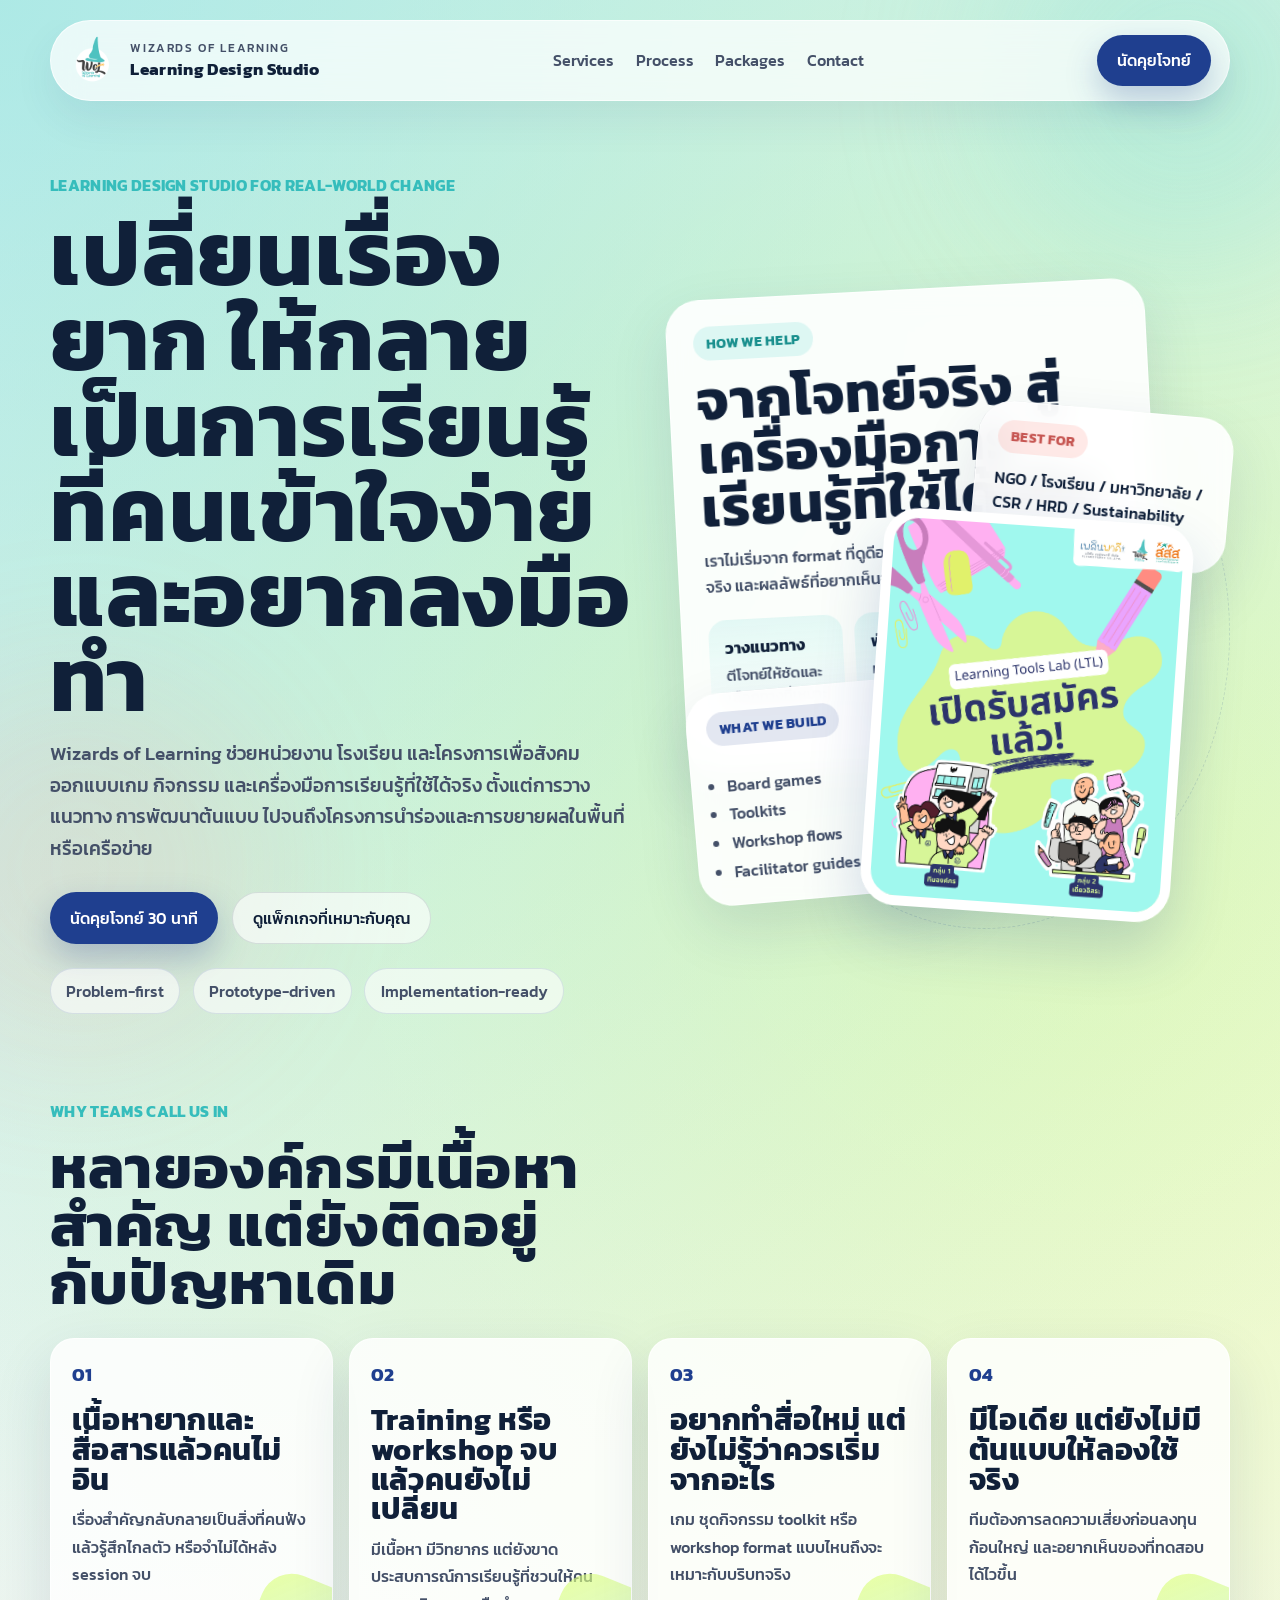
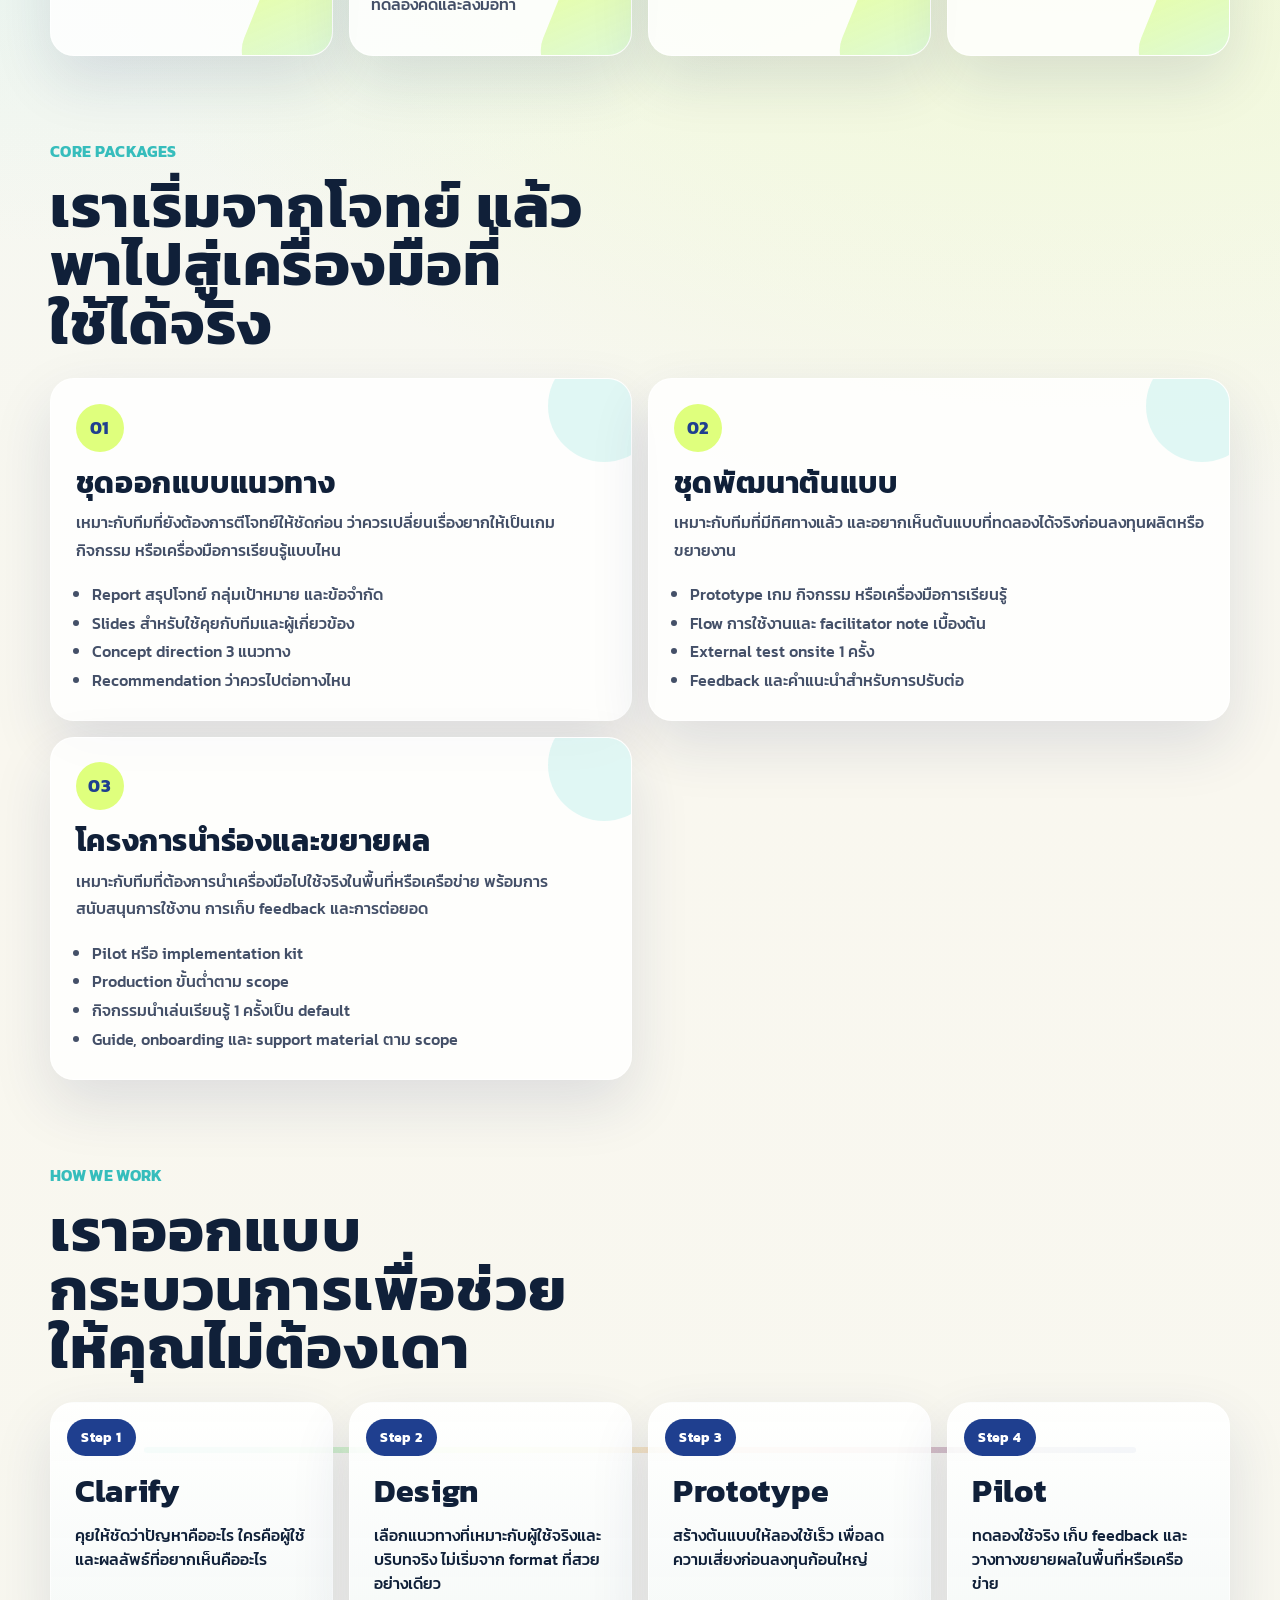
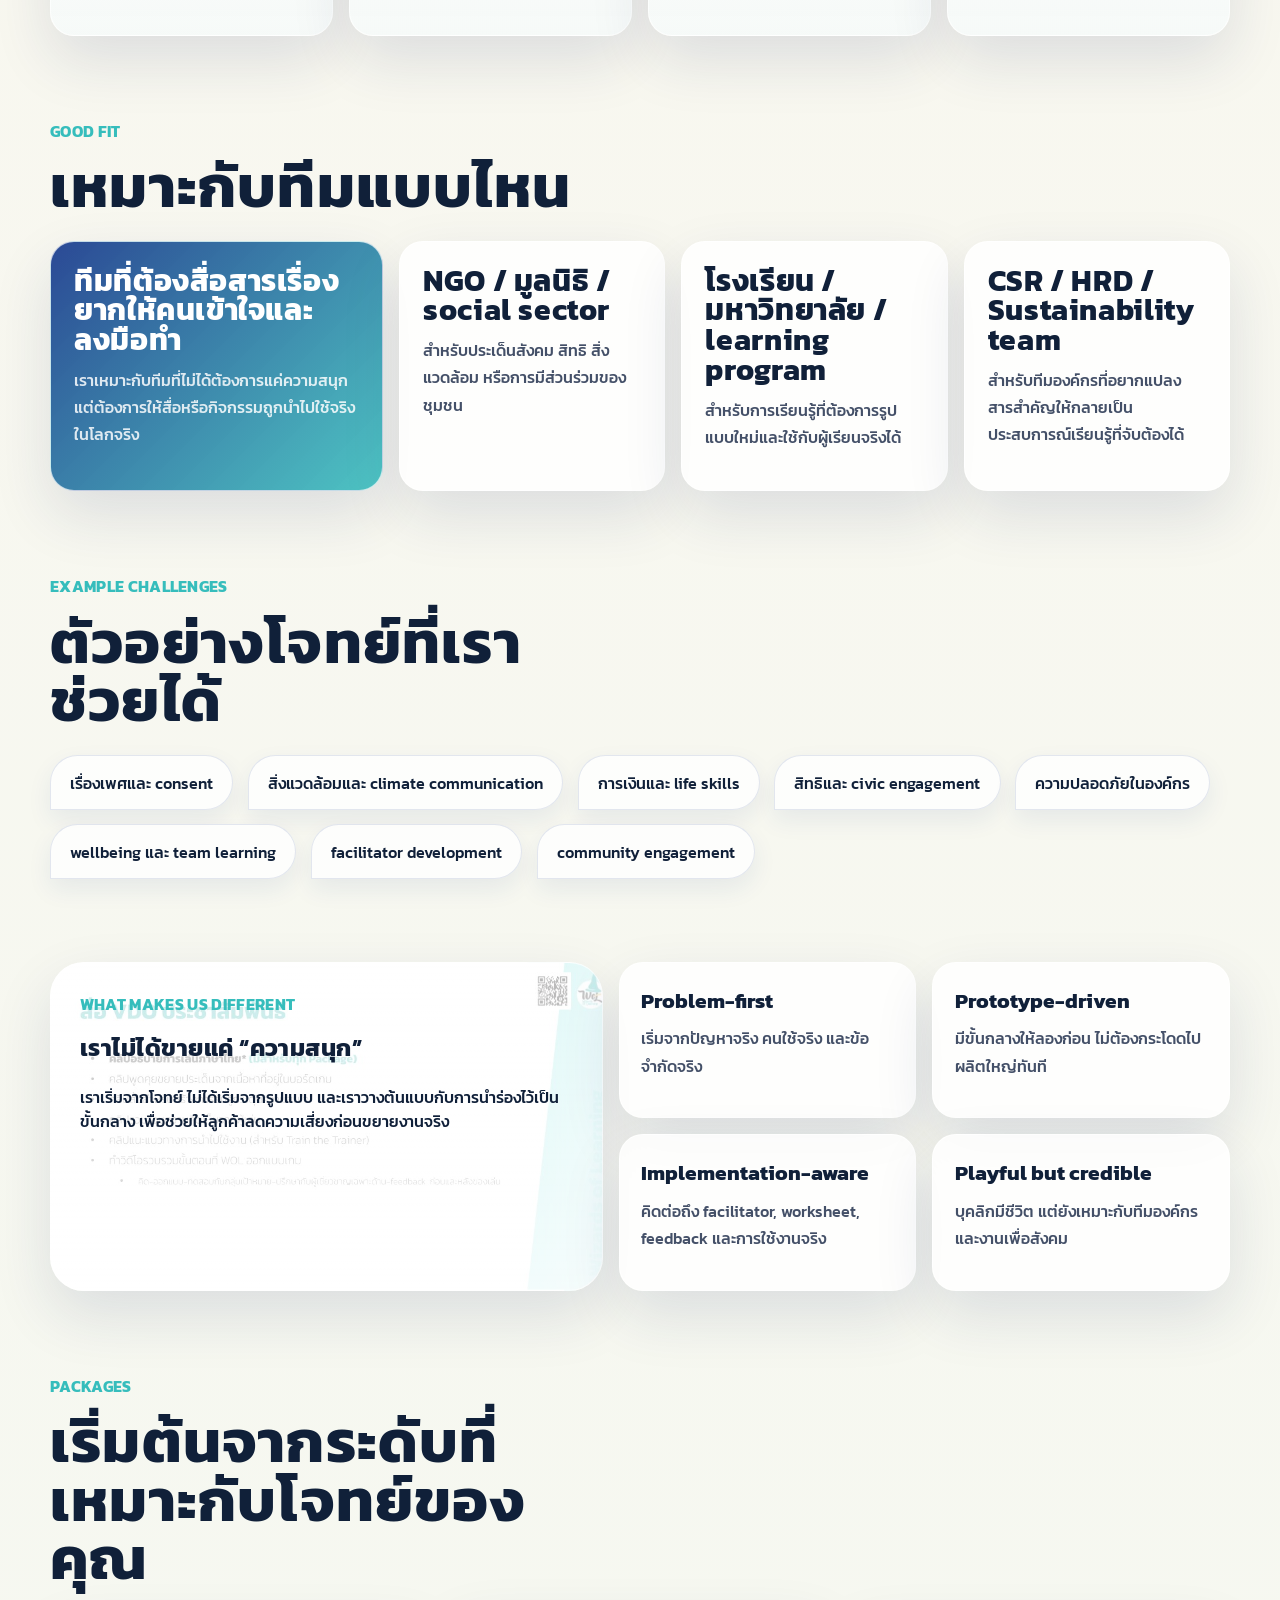
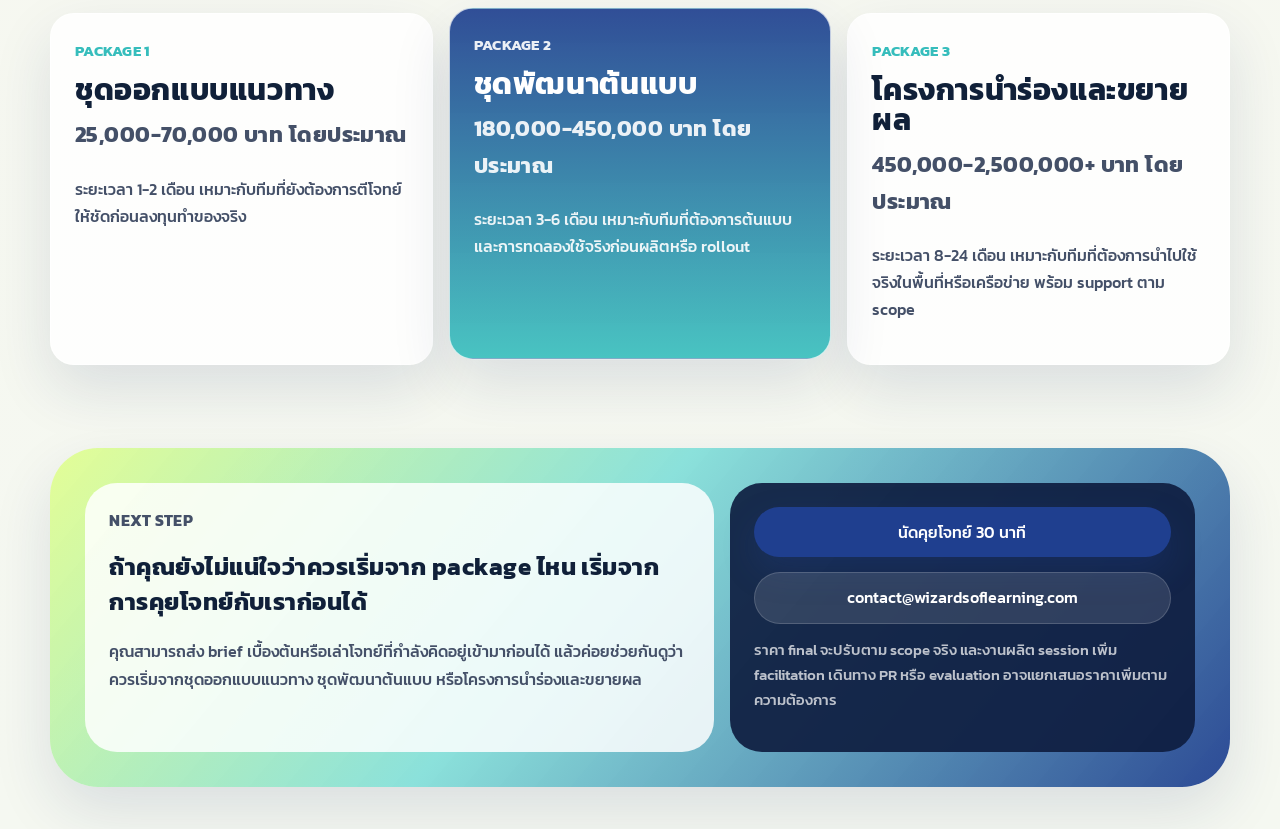
<file: index.html>
<!DOCTYPE html>
<html lang="th">
<head>
  <meta charset="UTF-8">
  <meta name="viewport" content="width=device-width, initial-scale=1.0">
  <title>Wizards of Learning | Learning Design Studio</title>
  <meta
    name="description"
    content="Wizards of Learning ช่วยหน่วยงาน โรงเรียน และโครงการเพื่อสังคม ออกแบบเกม กิจกรรม และเครื่องมือการเรียนรู้ที่ใช้ได้จริง ตั้งแต่การวางแนวทาง การพัฒนาต้นแบบ ไปจนถึงโครงการนำร่องและการขยายผล"
  >
  <link rel="preload" href="./assets/fonts/Kanit-Medium.ttf" as="font" type="font/ttf" crossorigin>
  <link rel="preload" href="./assets/fonts/Kanit-Bold.ttf" as="font" type="font/ttf" crossorigin>
  <link rel="stylesheet" href="./styles.css">
</head>
<body>
  <div class="page-shell">
    <header class="site-header">
      <a class="brand" href="#top" aria-label="Wizards of Learning Home">
        <img src="./assets/images/wol-logo.png" alt="Wizards of Learning logo">
        <div>
          <span class="brand-kicker">Wizards of Learning</span>
          <strong>Learning Design Studio</strong>
        </div>
      </a>
      <nav class="site-nav" aria-label="Main navigation">
        <a href="#services">Services</a>
        <a href="#process">Process</a>
        <a href="#packages">Packages</a>
        <a href="#contact">Contact</a>
      </nav>
      <a class="nav-cta" href="#contact">นัดคุยโจทย์</a>
    </header>

    <main id="top">
      <section class="hero section">
        <div class="hero-copy">
          <p class="eyebrow">Learning Design Studio for Real-World Change</p>
          <h1>เปลี่ยนเรื่องยาก ให้กลายเป็นการเรียนรู้ที่คนเข้าใจง่าย และอยากลงมือทำ</h1>
          <p class="hero-lead">
            Wizards of Learning ช่วยหน่วยงาน โรงเรียน และโครงการเพื่อสังคม ออกแบบเกม กิจกรรม และเครื่องมือการเรียนรู้ที่ใช้ได้จริง
            ตั้งแต่การวางแนวทาง การพัฒนาต้นแบบ ไปจนถึงโครงการนำร่องและการขยายผลในพื้นที่หรือเครือข่าย
          </p>
          <div class="hero-actions">
            <a class="button button-primary" href="#contact">นัดคุยโจทย์ 30 นาที</a>
            <a class="button button-secondary" href="#packages">ดูแพ็กเกจที่เหมาะกับคุณ</a>
          </div>
          <ul class="hero-signals" aria-label="Wizards of Learning strengths">
            <li>Problem-first</li>
            <li>Prototype-driven</li>
            <li>Implementation-ready</li>
          </ul>
        </div>

        <div class="hero-stage" aria-hidden="true">
          <div class="hero-orbit hero-orbit-a"></div>
          <div class="hero-orbit hero-orbit-b"></div>

          <article class="stage-card stage-card-main">
            <span class="tag tag-mint">How We Help</span>
            <h2>จากโจทย์จริง สู่เครื่องมือการเรียนรู้ที่ใช้ได้จริง</h2>
            <p>
              เราไม่เริ่มจาก format ที่ดูดีอย่างเดียว แต่เริ่มจากปัญหาจริง คนใช้จริง และผลลัพธ์ที่อยากเห็นจริง
            </p>
            <div class="mini-grid">
              <div>
                <strong>วางแนวทาง</strong>
                <span>ตีโจทย์ให้ชัดและเลือกทางที่เหมาะ</span>
              </div>
              <div>
                <strong>พัฒนาต้นแบบ</strong>
                <span>ทำของให้ลองใช้และเก็บ feedback</span>
              </div>
              <div>
                <strong>นำร่องจริง</strong>
                <span>ใช้ในพื้นที่หรือเครือข่ายและวางทางขยายผล</span>
              </div>
            </div>
          </article>

          <article class="stage-card stage-card-note">
            <span class="tag tag-coral">Best for</span>
            <p>NGO / โรงเรียน / มหาวิทยาลัย / CSR / HRD / Sustainability Team</p>
          </article>

          <article class="stage-card stage-card-swatch">
            <span class="tag tag-navy">What we build</span>
            <ul>
              <li>Board games</li>
              <li>Toolkits</li>
              <li>Workshop flows</li>
              <li>Facilitator guides</li>
            </ul>
          </article>

          <div class="hero-image-frame">
            <img src="./assets/images/boost-your-learning.png" alt="Illustration representing Wizards of Learning programs">
          </div>
        </div>
      </section>

      <section class="section problem-section">
        <div class="section-heading">
          <p class="eyebrow">Why Teams Call Us In</p>
          <h2>หลายองค์กรมีเนื้อหาสำคัญ แต่ยังติดอยู่กับปัญหาเดิม</h2>
        </div>
        <div class="problem-grid">
          <article class="problem-card">
            <span>01</span>
            <h3>เนื้อหายากและสื่อสารแล้วคนไม่อิน</h3>
            <p>เรื่องสำคัญกลับกลายเป็นสิ่งที่คนฟังแล้วรู้สึกไกลตัว หรือจำไม่ได้หลัง session จบ</p>
          </article>
          <article class="problem-card">
            <span>02</span>
            <h3>Training หรือ workshop จบแล้วคนยังไม่เปลี่ยน</h3>
            <p>มีเนื้อหา มีวิทยากร แต่ยังขาดประสบการณ์การเรียนรู้ที่ชวนให้คนทดลองคิดและลงมือทำ</p>
          </article>
          <article class="problem-card">
            <span>03</span>
            <h3>อยากทำสื่อใหม่ แต่ยังไม่รู้ว่าควรเริ่มจากอะไร</h3>
            <p>เกม ชุดกิจกรรม toolkit หรือ workshop format แบบไหนถึงจะเหมาะกับบริบทจริง</p>
          </article>
          <article class="problem-card">
            <span>04</span>
            <h3>มีไอเดีย แต่ยังไม่มีต้นแบบให้ลองใช้จริง</h3>
            <p>ทีมต้องการลดความเสี่ยงก่อนลงทุนก้อนใหญ่ และอยากเห็นของที่ทดสอบได้ไวขึ้น</p>
          </article>
        </div>
      </section>

      <section class="section services-section" id="services">
        <div class="section-heading">
          <p class="eyebrow">Core Packages</p>
          <h2>เราเริ่มจากโจทย์ แล้วพาไปสู่เครื่องมือที่ใช้ได้จริง</h2>
        </div>
        <div class="services-grid">
          <article class="service-card">
            <div class="service-index">01</div>
            <h3>ชุดออกแบบแนวทาง</h3>
            <p>เหมาะกับทีมที่ยังต้องการตีโจทย์ให้ชัดก่อน ว่าควรเปลี่ยนเรื่องยากให้เป็นเกม กิจกรรม หรือเครื่องมือการเรียนรู้แบบไหน</p>
            <ul>
              <li>Report สรุปโจทย์ กลุ่มเป้าหมาย และข้อจำกัด</li>
              <li>Slides สำหรับใช้คุยกับทีมและผู้เกี่ยวข้อง</li>
              <li>Concept direction 3 แนวทาง</li>
              <li>Recommendation ว่าควรไปต่อทางไหน</li>
            </ul>
          </article>
          <article class="service-card">
            <div class="service-index">02</div>
            <h3>ชุดพัฒนาต้นแบบ</h3>
            <p>เหมาะกับทีมที่มีทิศทางแล้ว และอยากเห็นต้นแบบที่ทดลองได้จริงก่อนลงทุนผลิตหรือขยายงาน</p>
            <ul>
              <li>Prototype เกม กิจกรรม หรือเครื่องมือการเรียนรู้</li>
              <li>Flow การใช้งานและ facilitator note เบื้องต้น</li>
              <li>External test onsite 1 ครั้ง</li>
              <li>Feedback และคำแนะนำสำหรับการปรับต่อ</li>
            </ul>
          </article>
          <article class="service-card">
            <div class="service-index">03</div>
            <h3>โครงการนำร่องและขยายผล</h3>
            <p>เหมาะกับทีมที่ต้องการนำเครื่องมือไปใช้จริงในพื้นที่หรือเครือข่าย พร้อมการสนับสนุนการใช้งาน การเก็บ feedback และการต่อยอด</p>
            <ul>
              <li>Pilot หรือ implementation kit</li>
              <li>Production ขั้นต่ำตาม scope</li>
              <li>กิจกรรมนำเล่นเรียนรู้ 1 ครั้งเป็น default</li>
              <li>Guide, onboarding และ support material ตาม scope</li>
            </ul>
          </article>
        </div>
      </section>

      <section class="section process-section" id="process">
        <div class="section-heading">
          <p class="eyebrow">How We Work</p>
          <h2>เราออกแบบกระบวนการเพื่อช่วยให้คุณไม่ต้องเดา</h2>
        </div>
        <div class="process-layout">
          <div class="process-line"></div>
          <article class="process-step">
            <span>Step 1</span>
            <h3>Clarify</h3>
            <p>คุยให้ชัดว่าปัญหาคืออะไร ใครคือผู้ใช้ และผลลัพธ์ที่อยากเห็นคืออะไร</p>
          </article>
          <article class="process-step">
            <span>Step 2</span>
            <h3>Design</h3>
            <p>เลือกแนวทางที่เหมาะกับผู้ใช้จริงและบริบทจริง ไม่เริ่มจาก format ที่สวยอย่างเดียว</p>
          </article>
          <article class="process-step">
            <span>Step 3</span>
            <h3>Prototype</h3>
            <p>สร้างต้นแบบให้ลองใช้เร็ว เพื่อลดความเสี่ยงก่อนลงทุนก้อนใหญ่</p>
          </article>
          <article class="process-step">
            <span>Step 4</span>
            <h3>Pilot</h3>
            <p>ทดลองใช้จริง เก็บ feedback และวางทางขยายผลในพื้นที่หรือเครือข่าย</p>
          </article>
        </div>
      </section>

      <section class="section audience-section">
        <div class="section-heading">
          <p class="eyebrow">Good Fit</p>
          <h2>เหมาะกับทีมแบบไหน</h2>
        </div>
        <div class="audience-grid">
          <article class="audience-card audience-card-large">
            <h3>ทีมที่ต้องสื่อสารเรื่องยากให้คนเข้าใจและลงมือทำ</h3>
            <p>เราเหมาะกับทีมที่ไม่ได้ต้องการแค่ความสนุก แต่ต้องการให้สื่อหรือกิจกรรมถูกนำไปใช้จริงในโลกจริง</p>
          </article>
          <article class="audience-card">
            <h3>NGO / มูลนิธิ / social sector</h3>
            <p>สำหรับประเด็นสังคม สิทธิ สิ่งแวดล้อม หรือการมีส่วนร่วมของชุมชน</p>
          </article>
          <article class="audience-card">
            <h3>โรงเรียน / มหาวิทยาลัย / learning program</h3>
            <p>สำหรับการเรียนรู้ที่ต้องการรูปแบบใหม่และใช้กับผู้เรียนจริงได้</p>
          </article>
          <article class="audience-card">
            <h3>CSR / HRD / Sustainability team</h3>
            <p>สำหรับทีมองค์กรที่อยากแปลงสารสำคัญให้กลายเป็นประสบการณ์เรียนรู้ที่จับต้องได้</p>
          </article>
        </div>
      </section>

      <section class="section challenge-section">
        <div class="section-heading">
          <p class="eyebrow">Example Challenges</p>
          <h2>ตัวอย่างโจทย์ที่เราช่วยได้</h2>
        </div>
        <div class="challenge-cloud">
          <span>เรื่องเพศและ consent</span>
          <span>สิ่งแวดล้อมและ climate communication</span>
          <span>การเงินและ life skills</span>
          <span>สิทธิและ civic engagement</span>
          <span>ความปลอดภัยในองค์กร</span>
          <span>wellbeing และ team learning</span>
          <span>facilitator development</span>
          <span>community engagement</span>
        </div>
      </section>

      <section class="section proof-section">
        <div class="proof-note">
          <p class="eyebrow">What Makes Us Different</p>
          <h2>เราไม่ได้ขายแค่ “ความสนุก”</h2>
          <p>
            เราเริ่มจากโจทย์ ไม่ได้เริ่มจากรูปแบบ และเราวางต้นแบบกับการนำร่องไว้เป็นขั้นกลาง
            เพื่อช่วยให้ลูกค้าลดความเสี่ยงก่อนขยายงานจริง
          </p>
        </div>
        <div class="proof-grid">
          <article>
            <strong>Problem-first</strong>
            <p>เริ่มจากปัญหาจริง คนใช้จริง และข้อจำกัดจริง</p>
          </article>
          <article>
            <strong>Prototype-driven</strong>
            <p>มีขั้นกลางให้ลองก่อน ไม่ต้องกระโดดไปผลิตใหญ่ทันที</p>
          </article>
          <article>
            <strong>Implementation-aware</strong>
            <p>คิดต่อถึง facilitator, worksheet, feedback และการใช้งานจริง</p>
          </article>
          <article>
            <strong>Playful but credible</strong>
            <p>บุคลิกมีชีวิต แต่ยังเหมาะกับทีมองค์กรและงานเพื่อสังคม</p>
          </article>
        </div>
      </section>

      <section class="section packages-section" id="packages">
        <div class="section-heading">
          <p class="eyebrow">Packages</p>
          <h2>เริ่มต้นจากระดับที่เหมาะกับโจทย์ของคุณ</h2>
        </div>
        <div class="packages-grid">
          <article class="package-card">
            <span class="package-kicker">Package 1</span>
            <h3>ชุดออกแบบแนวทาง</h3>
            <p class="price">25,000-70,000 บาท โดยประมาณ</p>
            <p>ระยะเวลา 1-2 เดือน เหมาะกับทีมที่ยังต้องการตีโจทย์ให้ชัดก่อนลงทุนทำของจริง</p>
          </article>
          <article class="package-card featured">
            <span class="package-kicker">Package 2</span>
            <h3>ชุดพัฒนาต้นแบบ</h3>
            <p class="price">180,000-450,000 บาท โดยประมาณ</p>
            <p>ระยะเวลา 3-6 เดือน เหมาะกับทีมที่ต้องการต้นแบบและการทดลองใช้จริงก่อนผลิตหรือ rollout</p>
          </article>
          <article class="package-card">
            <span class="package-kicker">Package 3</span>
            <h3>โครงการนำร่องและขยายผล</h3>
            <p class="price">450,000-2,500,000+ บาท โดยประมาณ</p>
            <p>ระยะเวลา 8-24 เดือน เหมาะกับทีมที่ต้องการนำไปใช้จริงในพื้นที่หรือเครือข่าย พร้อม support ตาม scope</p>
          </article>
        </div>
      </section>

      <section class="section contact-section" id="contact">
        <div class="contact-card">
          <div class="contact-copy">
            <p class="eyebrow">Next Step</p>
            <h2>ถ้าคุณยังไม่แน่ใจว่าควรเริ่มจาก package ไหน เริ่มจากการคุยโจทย์กับเราก่อนได้</h2>
            <p>
              คุณสามารถส่ง brief เบื้องต้นหรือเล่าโจทย์ที่กำลังคิดอยู่เข้ามาก่อนได้ แล้วค่อยช่วยกันดูว่า
              ควรเริ่มจากชุดออกแบบแนวทาง ชุดพัฒนาต้นแบบ หรือโครงการนำร่องและขยายผล
            </p>
          </div>
          <div class="contact-panel">
            <a class="button button-primary button-full" href="mailto:contact@wizardsoflearning.com">นัดคุยโจทย์ 30 นาที</a>
            <a class="button button-secondary button-full" href="mailto:contact@wizardsoflearning.com">contact@wizardsoflearning.com</a>
            <p class="contact-footnote">
              ราคา final จะปรับตาม scope จริง และงานผลิต session เพิ่ม facilitation เดินทาง PR หรือ evaluation
              อาจแยกเสนอราคาเพิ่มตามความต้องการ
            </p>
          </div>
        </div>
      </section>
    </main>
  </div>
</body>
</html>
</file>
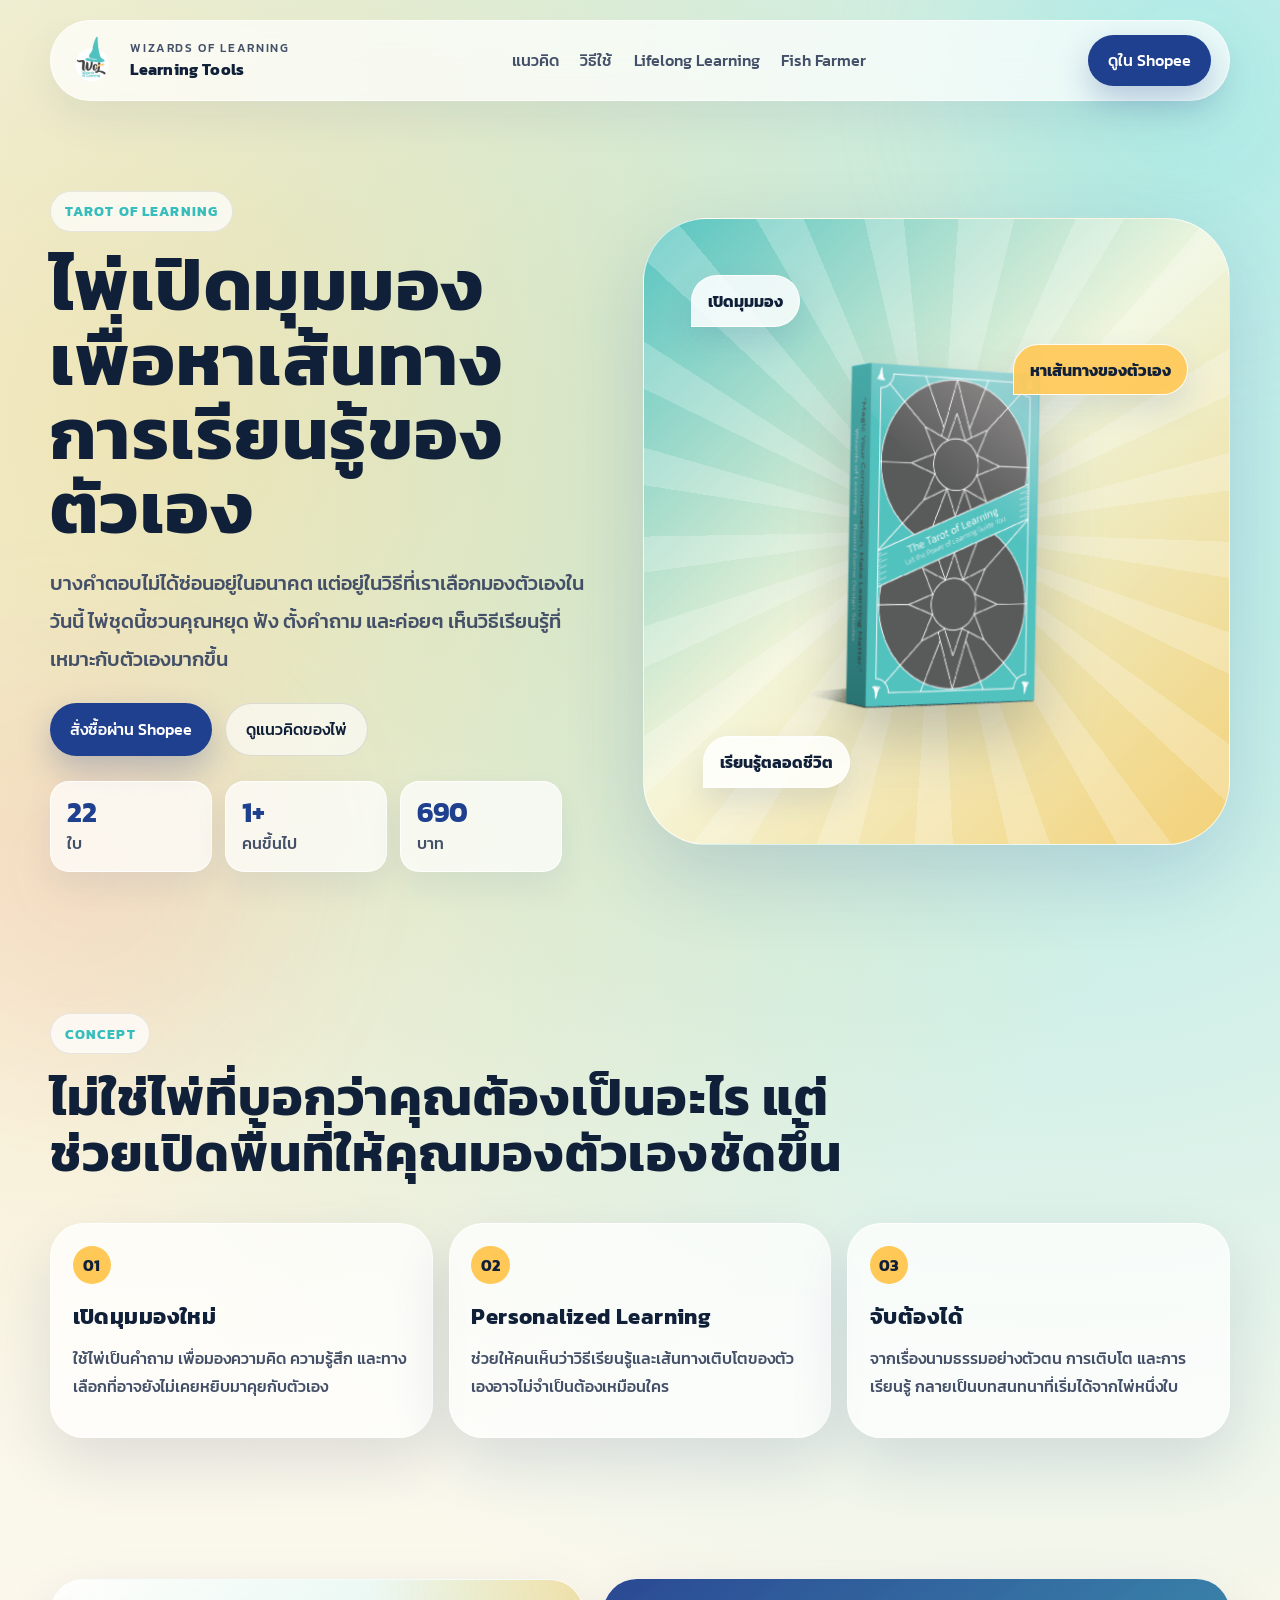
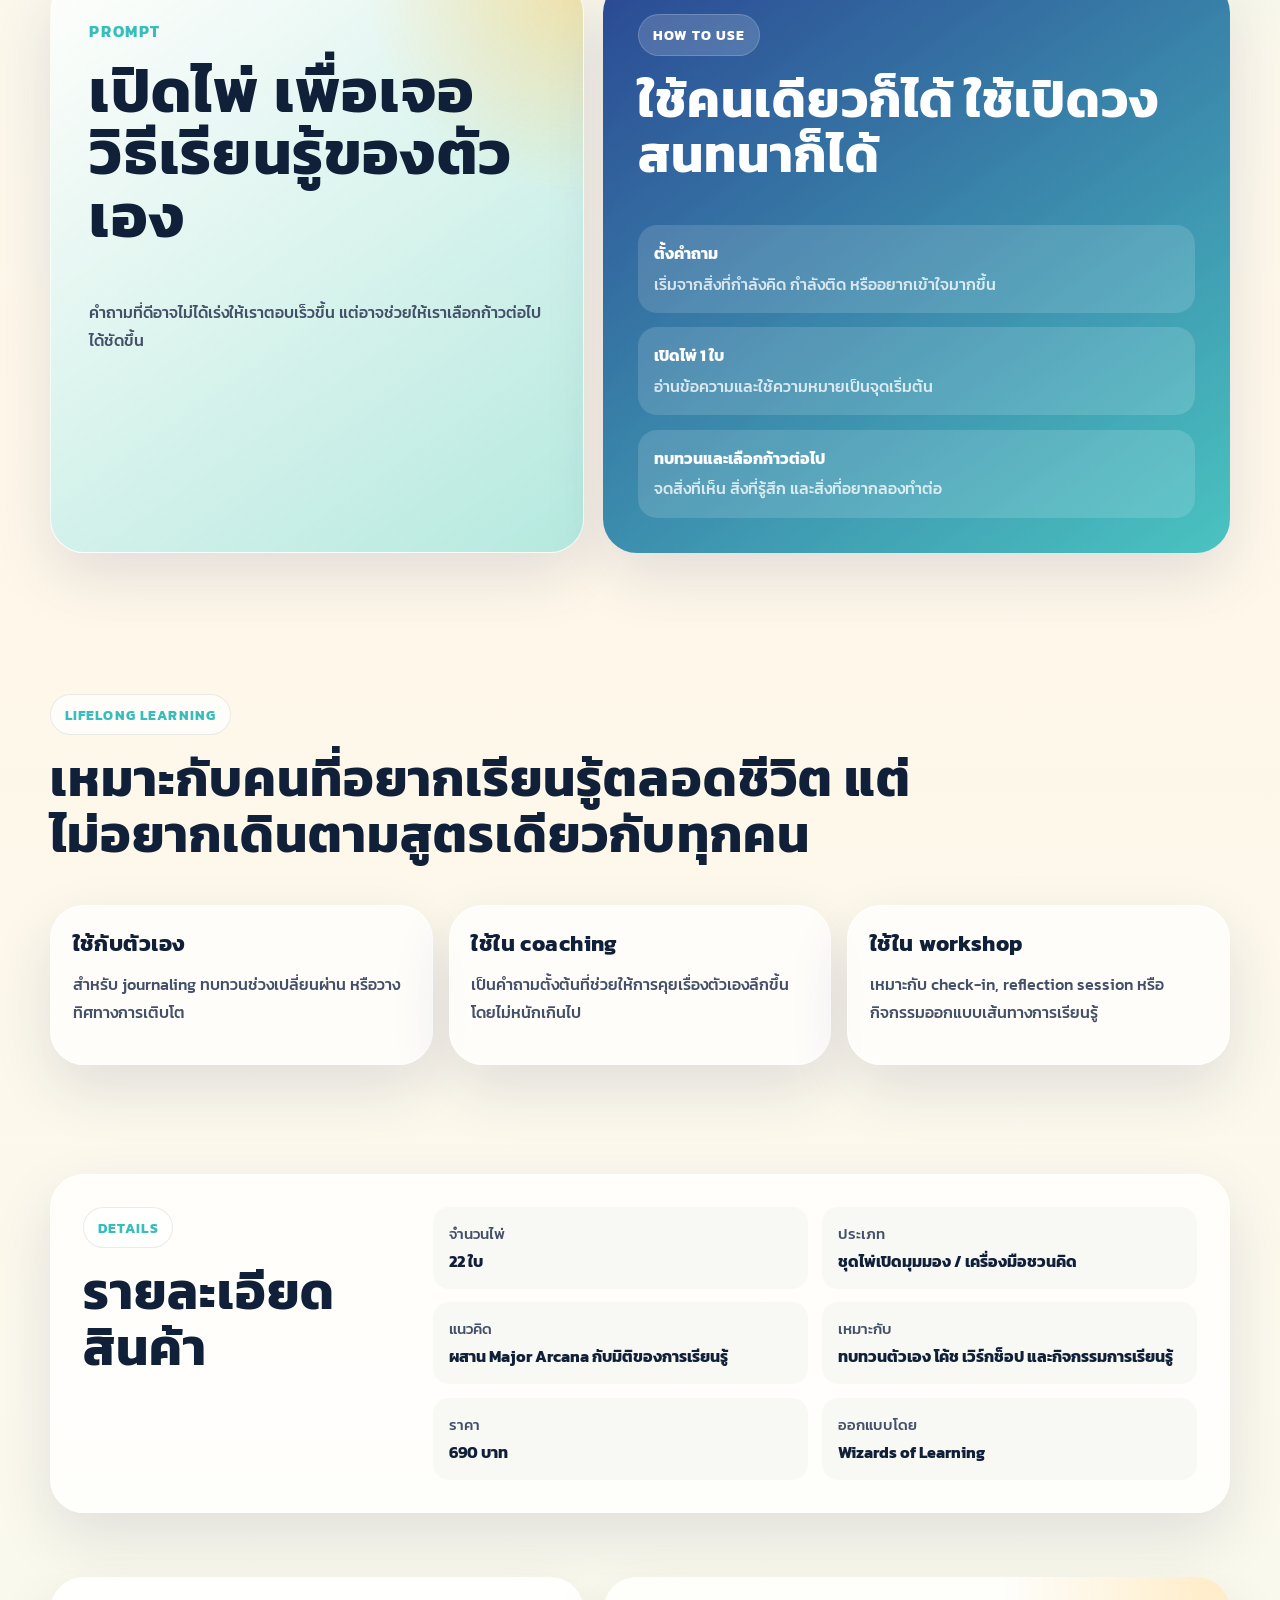
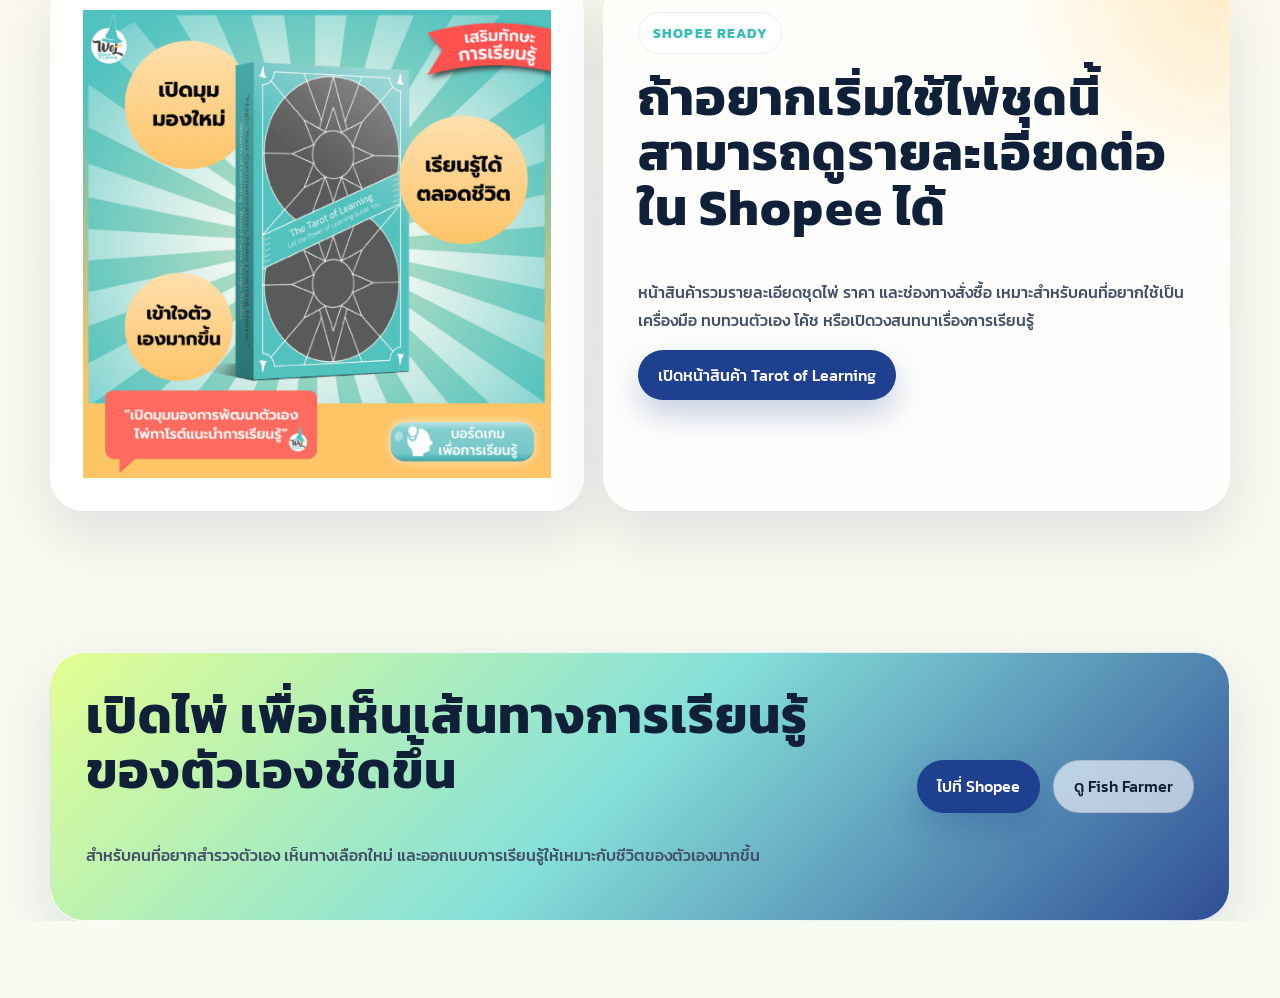
<file: tarot-of-learning.html>
<!DOCTYPE html>
<html lang="th">
<head>
  <meta charset="UTF-8">
  <meta name="viewport" content="width=device-width, initial-scale=1.0">
  <title>Tarot of Learning | ไพ่เปิดมุมมองการเรียนรู้โดย Wizards of Learning</title>
  <meta
    name="description"
    content="Tarot of Learning ไพ่เปิดมุมมอง 22 ใบ สำหรับสำรวจเส้นทางการเรียนรู้ เห็นทางเลือก และพัฒนาตัวเอง เหมาะกับการใช้คนเดียว การโค้ช เวิร์กช็อป และกิจกรรมการเรียนรู้"
  >
  <link rel="canonical" href="https://monkix.github.io/wol-product-landing-pages/tarot-of-learning.html">
  <meta property="og:title" content="Tarot of Learning | ไพ่เปิดมุมมองการเรียนรู้">
  <meta property="og:description" content="ชุดไพ่ 22 ใบ สำหรับสำรวจเส้นทางการเรียนรู้ เห็นทางเลือก และพัฒนาตัวเอง">
  <meta property="og:type" content="product">
  <meta property="og:url" content="https://monkix.github.io/wol-product-landing-pages/tarot-of-learning.html">
  <meta property="og:image" content="https://monkix.github.io/wol-product-landing-pages/assets/images/tarot-shopee-cover.jpg">
  <meta name="twitter:card" content="summary_large_image">
  <link rel="preload" href="./assets/fonts/Kanit-Medium.ttf" as="font" type="font/ttf" crossorigin>
  <link rel="preload" href="./assets/fonts/Kanit-Bold.ttf" as="font" type="font/ttf" crossorigin>
  <link rel="stylesheet" href="./styles.css">
</head>
<body class="product-page tarot-page">
  <div class="page-shell">
    <header class="site-header product-header">
      <a class="brand" href="./index.html" aria-label="Wizards of Learning Home">
        <img src="./assets/images/wol-logo.png" alt="Wizards of Learning logo">
        <div>
          <span class="brand-kicker">Wizards of Learning</span>
          <strong>Learning Tools</strong>
        </div>
      </a>
      <nav class="site-nav" aria-label="Product navigation">
        <a href="#concept">แนวคิด</a>
        <a href="#use">วิธีใช้</a>
        <a href="#lifelong">Lifelong Learning</a>
        <a href="./fish-farmer.html">Fish Farmer</a>
      </nav>
      <a class="nav-cta" href="https://shopee.co.th/product/59133723/24547926267/">ดูใน Shopee</a>
    </header>

    <main>
      <section class="product-hero section">
        <div class="product-copy">
          <span class="product-label">Tarot of Learning</span>
          <h1>ไพ่เปิดมุมมอง<br>เพื่อหาเส้นทาง<br>การเรียนรู้ของตัวเอง</h1>
          <p class="product-lead">
            บางคำตอบไม่ได้ซ่อนอยู่ในอนาคต แต่อยู่ในวิธีที่เราเลือกมองตัวเองในวันนี้
            ไพ่ชุดนี้ชวนคุณหยุด ฟัง ตั้งคำถาม และค่อยๆ เห็นวิธีเรียนรู้ที่เหมาะกับตัวเองมากขึ้น
          </p>
          <div class="product-actions">
            <a class="button button-primary" href="https://shopee.co.th/product/59133723/24547926267/">สั่งซื้อผ่าน Shopee</a>
            <a class="button button-secondary" href="#concept">ดูแนวคิดของไพ่</a>
          </div>
          <div class="product-facts" aria-label="รายละเอียดไพ่">
            <div><strong>22</strong><span>ใบ</span></div>
            <div><strong>1+</strong><span>คนขึ้นไป</span></div>
            <div><strong>690</strong><span>บาท</span></div>
          </div>
        </div>

        <div class="product-showcase tarot-showcase" aria-label="ภาพกล่อง Tarot of Learning">
          <div class="showcase-burst"></div>
          <img class="product-box tarot-box" src="./assets/images/tarot-learning-box.png" alt="กล่อง Tarot of Learning">
          <div class="floating-chip chip-one">เปิดมุมมอง</div>
          <div class="floating-chip chip-two">หาเส้นทางของตัวเอง</div>
          <div class="floating-chip chip-three">เรียนรู้ตลอดชีวิต</div>
        </div>
      </section>

      <section class="product-section section" id="concept">
        <div class="product-section-heading">
          <span class="product-label">Concept</span>
          <h2>ไม่ใช่ไพ่ที่บอกว่าคุณต้องเป็นอะไร แต่ช่วยเปิดพื้นที่ให้คุณมองตัวเองชัดขึ้น</h2>
        </div>
        <div class="feature-rail">
          <article>
            <span>01</span>
            <h3>เปิดมุมมองใหม่</h3>
            <p>ใช้ไพ่เป็นคำถาม เพื่อมองความคิด ความรู้สึก และทางเลือกที่อาจยังไม่เคยหยิบมาคุยกับตัวเอง</p>
          </article>
          <article>
            <span>02</span>
            <h3>Personalized Learning</h3>
            <p>ช่วยให้คนเห็นว่าวิธีเรียนรู้และเส้นทางเติบโตของตัวเองอาจไม่จำเป็นต้องเหมือนใคร</p>
          </article>
          <article>
            <span>03</span>
            <h3>จับต้องได้</h3>
            <p>จากเรื่องนามธรรมอย่างตัวตน การเติบโต และการเรียนรู้ กลายเป็นบทสนทนาที่เริ่มได้จากไพ่หนึ่งใบ</p>
          </article>
        </div>
      </section>

      <section class="product-split section" id="use">
        <div class="reflection-card">
          <span>Prompt</span>
          <h2>เปิดไพ่ เพื่อเจอวิธีเรียนรู้ของตัวเอง</h2>
          <p>คำถามที่ดีอาจไม่ได้เร่งให้เราตอบเร็วขึ้น แต่อาจช่วยให้เราเลือกก้าวต่อไปได้ชัดขึ้น</p>
        </div>
        <div class="split-copy">
          <span class="product-label">How To Use</span>
          <h2>ใช้คนเดียวก็ได้ ใช้เปิดวงสนทนาก็ได้</h2>
          <ol class="step-list">
            <li><strong>ตั้งคำถาม</strong><span>เริ่มจากสิ่งที่กำลังคิด กำลังติด หรืออยากเข้าใจมากขึ้น</span></li>
            <li><strong>เปิดไพ่ 1 ใบ</strong><span>อ่านข้อความและใช้ความหมายเป็นจุดเริ่มต้น</span></li>
            <li><strong>ทบทวนและเลือกก้าวต่อไป</strong><span>จดสิ่งที่เห็น สิ่งที่รู้สึก และสิ่งที่อยากลองทำต่อ</span></li>
          </ol>
        </div>
      </section>

      <section class="product-section section" id="lifelong">
        <div class="product-section-heading">
          <span class="product-label">Lifelong Learning</span>
          <h2>เหมาะกับคนที่อยากเรียนรู้ตลอดชีวิต แต่ไม่อยากเดินตามสูตรเดียวกับทุกคน</h2>
        </div>
        <div class="audience-strip">
          <article><h3>ใช้กับตัวเอง</h3><p>สำหรับ journaling ทบทวนช่วงเปลี่ยนผ่าน หรือวางทิศทางการเติบโต</p></article>
          <article><h3>ใช้ใน coaching</h3><p>เป็นคำถามตั้งต้นที่ช่วยให้การคุยเรื่องตัวเองลึกขึ้นโดยไม่หนักเกินไป</p></article>
          <article><h3>ใช้ใน workshop</h3><p>เหมาะกับ check-in, reflection session หรือกิจกรรมออกแบบเส้นทางการเรียนรู้</p></article>
        </div>
      </section>

      <section class="product-detail-card section">
        <div>
          <span class="product-label">Details</span>
          <h2>รายละเอียดสินค้า</h2>
        </div>
        <dl class="detail-grid">
          <div><dt>จำนวนไพ่</dt><dd>22 ใบ</dd></div>
          <div><dt>ประเภท</dt><dd>ชุดไพ่เปิดมุมมอง / เครื่องมือชวนคิด</dd></div>
          <div><dt>แนวคิด</dt><dd>ผสาน Major Arcana กับมิติของการเรียนรู้</dd></div>
          <div><dt>เหมาะกับ</dt><dd>ทบทวนตัวเอง โค้ช เวิร์กช็อป และกิจกรรมการเรียนรู้</dd></div>
          <div><dt>ราคา</dt><dd>690 บาท</dd></div>
          <div><dt>ออกแบบโดย</dt><dd>Wizards of Learning</dd></div>
        </dl>
      </section>

      <section class="product-split section">
        <div class="media-card shop-cover-card">
          <img src="./assets/images/tarot-shopee-cover.jpg" alt="ภาพหน้าปกสินค้า Tarot of Learning บน Shopee">
        </div>
        <div class="split-copy split-copy-light">
          <span class="product-label">Shopee Ready</span>
          <h2>ถ้าอยากเริ่มใช้ไพ่ชุดนี้ สามารถดูรายละเอียดต่อใน Shopee ได้</h2>
          <p>
            หน้าสินค้ารวมรายละเอียดชุดไพ่ ราคา และช่องทางสั่งซื้อ เหมาะสำหรับคนที่อยากใช้เป็นเครื่องมือ
            ทบทวนตัวเอง โค้ช หรือเปิดวงสนทนาเรื่องการเรียนรู้
          </p>
          <a class="button button-primary" href="https://shopee.co.th/product/59133723/24547926267/">เปิดหน้าสินค้า Tarot of Learning</a>
        </div>
      </section>

      <section class="product-cta section">
        <div>
          <h2>เปิดไพ่ เพื่อเห็นเส้นทางการเรียนรู้ของตัวเองชัดขึ้น</h2>
          <p>สำหรับคนที่อยากสำรวจตัวเอง เห็นทางเลือกใหม่ และออกแบบการเรียนรู้ให้เหมาะกับชีวิตของตัวเองมากขึ้น</p>
        </div>
        <div class="cta-actions">
          <a class="button button-primary" href="https://shopee.co.th/product/59133723/24547926267/">ไปที่ Shopee</a>
          <a class="button button-secondary" href="./fish-farmer.html">ดู Fish Farmer</a>
        </div>
      </section>
    </main>
  </div>
</body>
</html>
</file>
<file: styles.css>
@font-face {
  font-family: "Kanit";
  src: url("./assets/fonts/Kanit-Medium.ttf") format("truetype");
  font-weight: 500;
  font-style: normal;
  font-display: swap;
}

@font-face {
  font-family: "Kanit";
  src: url("./assets/fonts/Kanit-SemiBold.ttf") format("truetype");
  font-weight: 600;
  font-style: normal;
  font-display: swap;
}

@font-face {
  font-family: "Kanit";
  src: url("./assets/fonts/Kanit-Bold.ttf") format("truetype");
  font-weight: 700;
  font-style: normal;
  font-display: swap;
}

:root {
  --bg: #f6f8f4;
  --surface: rgba(255, 255, 255, 0.82);
  --surface-strong: #ffffff;
  --ink: #102039;
  --ink-soft: #445068;
  --mint: #78ddd7;
  --mint-deep: #36bdbc;
  --lime: #dfff7d;
  --coral: #ff8f88;
  --sun: #ffc857;
  --navy: #1f3f8f;
  --line: rgba(16, 32, 57, 0.12);
  --shadow: 0 24px 60px rgba(21, 45, 98, 0.12);
  --radius-xl: 34px;
  --radius-lg: 24px;
  --radius-md: 18px;
  --max-width: 1180px;
}

* {
  box-sizing: border-box;
}

html {
  scroll-behavior: smooth;
}

body {
  margin: 0;
  font-family: "Kanit", "Trebuchet MS", sans-serif;
  color: var(--ink);
  background:
    radial-gradient(circle at top left, rgba(120, 221, 215, 0.55), transparent 32%),
    radial-gradient(circle at 85% 15%, rgba(223, 255, 125, 0.5), transparent 26%),
    linear-gradient(180deg, #eef8f7 0%, #f9f7ef 42%, #f5f8f1 100%);
  min-height: 100vh;
}

img {
  display: block;
  max-width: 100%;
}

a {
  color: inherit;
  text-decoration: none;
}

.page-shell {
  position: relative;
  overflow: clip;
}

.page-shell::before,
.page-shell::after {
  content: "";
  position: fixed;
  inset: auto;
  width: 24rem;
  height: 24rem;
  border-radius: 50%;
  filter: blur(80px);
  opacity: 0.55;
  pointer-events: none;
  z-index: -1;
}

.page-shell::before {
  background: rgba(120, 221, 215, 0.55);
  top: -7rem;
  right: -6rem;
}

.page-shell::after {
  background: rgba(255, 143, 136, 0.28);
  bottom: -10rem;
  left: -7rem;
}

.section {
  width: min(calc(100% - 2rem), var(--max-width));
  margin: 0 auto;
}

.site-header {
  width: min(calc(100% - 2rem), var(--max-width));
  margin: 1.25rem auto 0;
  display: flex;
  align-items: center;
  justify-content: space-between;
  gap: 1rem;
  padding: 0.9rem 1.1rem;
  border: 1px solid rgba(255, 255, 255, 0.65);
  background: rgba(255, 255, 255, 0.72);
  backdrop-filter: blur(16px);
  border-radius: 999px;
  box-shadow: 0 18px 40px rgba(34, 61, 117, 0.08);
  position: sticky;
  top: 1rem;
  z-index: 30;
}

.brand {
  display: flex;
  align-items: center;
  gap: 0.85rem;
  min-width: 0;
}

.brand img {
  width: 3rem;
  height: 3rem;
  border-radius: 50%;
  flex: 0 0 auto;
}

.brand strong,
.eyebrow,
h1,
h2,
h3,
.service-index,
.price,
.package-kicker,
.tag,
.problem-card span,
.process-step span {
  font-family: "Kanit", "Trebuchet MS", sans-serif;
  letter-spacing: 0.02em;
  font-weight: 700;
}

.brand-kicker {
  display: block;
  font-size: 0.74rem;
  color: var(--ink-soft);
  text-transform: uppercase;
  letter-spacing: 0.14em;
}

.brand strong {
  display: block;
  font-size: 1.05rem;
}

.site-nav {
  display: flex;
  align-items: center;
  gap: 1.35rem;
  color: var(--ink-soft);
}

.site-nav a {
  transition: color 180ms ease;
}

.site-nav a:hover,
.site-nav a:focus-visible {
  color: var(--navy);
}

.nav-cta,
.button {
  display: inline-flex;
  align-items: center;
  justify-content: center;
  min-height: 3rem;
  padding: 0.85rem 1.25rem;
  border-radius: 999px;
  font-size: 0.98rem;
  transition:
    transform 180ms ease,
    box-shadow 180ms ease,
    background-color 180ms ease,
    color 180ms ease,
    border-color 180ms ease;
}

.nav-cta,
.button-primary {
  background: var(--navy);
  color: #fff;
  box-shadow: 0 14px 32px rgba(31, 63, 143, 0.26);
}

.nav-cta:hover,
.button-primary:hover,
.button-primary:focus-visible {
  transform: translateY(-2px);
  box-shadow: 0 18px 40px rgba(31, 63, 143, 0.32);
}

.button-secondary {
  border: 1px solid var(--line);
  background: rgba(255, 255, 255, 0.62);
  color: var(--ink);
}

.button-secondary:hover,
.button-secondary:focus-visible {
  transform: translateY(-2px);
  background: rgba(255, 255, 255, 0.92);
}

.button-full {
  width: 100%;
}

.hero {
  display: grid;
  grid-template-columns: 1.03fr 0.97fr;
  gap: 2.4rem;
  padding: 4.5rem 0 2.75rem;
  align-items: center;
}

.eyebrow {
  margin: 0 0 0.9rem;
  color: var(--mint-deep);
  font-size: 1rem;
  text-transform: uppercase;
}

h1,
h2,
h3,
p {
  margin-top: 0;
}

h1 {
  font-size: clamp(3.2rem, 7vw, 6.4rem);
  line-height: 0.95;
  margin-bottom: 1rem;
  max-width: 10.5ch;
}

.hero-lead {
  font-size: 1.16rem;
  line-height: 1.7;
  color: var(--ink-soft);
  max-width: 38rem;
  margin-bottom: 1.75rem;
}

.hero-actions {
  display: flex;
  flex-wrap: wrap;
  gap: 0.9rem;
  margin-bottom: 1.5rem;
}

.hero-signals {
  list-style: none;
  padding: 0;
  margin: 0;
  display: flex;
  flex-wrap: wrap;
  gap: 0.8rem;
}

.hero-signals li {
  padding: 0.6rem 0.95rem;
  border-radius: 999px;
  border: 1px solid rgba(31, 63, 143, 0.12);
  background: rgba(255, 255, 255, 0.58);
  color: var(--ink-soft);
}

.hero-stage {
  position: relative;
  min-height: 42rem;
}

.hero-orbit {
  position: absolute;
  border-radius: 50%;
  border: 1px dashed rgba(31, 63, 143, 0.14);
}

.hero-orbit-a {
  inset: 2rem 3rem 5rem 1rem;
}

.hero-orbit-b {
  inset: 5rem 0 0 4rem;
}

.stage-card {
  position: absolute;
  background: rgba(255, 255, 255, 0.9);
  backdrop-filter: blur(16px);
  border: 1px solid rgba(255, 255, 255, 0.7);
  border-radius: var(--radius-xl);
  box-shadow: var(--shadow);
}

.stage-card-main {
  width: min(30rem, 90%);
  top: 2rem;
  left: 0;
  padding: 1.65rem;
  transform: rotate(-3deg);
}

.stage-card-main h2 {
  font-size: clamp(2.2rem, 5vw, 3.5rem);
  line-height: 0.96;
  margin-bottom: 0.8rem;
}

.stage-card-main p {
  color: var(--ink-soft);
  line-height: 1.65;
}

.mini-grid {
  margin-top: 1.25rem;
  display: grid;
  grid-template-columns: repeat(3, minmax(0, 1fr));
  gap: 0.8rem;
}

.mini-grid div {
  padding: 1rem;
  background: linear-gradient(180deg, rgba(120, 221, 215, 0.18), rgba(255, 255, 255, 0.86));
  border-radius: var(--radius-md);
}

.mini-grid strong {
  display: block;
  margin-bottom: 0.35rem;
}

.mini-grid span {
  display: block;
  font-size: 0.92rem;
  color: var(--ink-soft);
}

.stage-card-note {
  right: 0;
  top: 9.5rem;
  width: min(16rem, 78%);
  padding: 1.1rem 1.2rem;
  transform: rotate(5deg);
}

.stage-card-note p {
  margin: 0;
  line-height: 1.5;
}

.stage-card-swatch {
  left: 1rem;
  bottom: 2rem;
  padding: 1.15rem 1.2rem;
  width: min(17rem, 72%);
  transform: rotate(-5deg);
}

.stage-card-swatch ul {
  margin: 0.8rem 0 0;
  padding-left: 1rem;
  color: var(--ink-soft);
  line-height: 1.8;
}

.hero-image-frame {
  position: absolute;
  right: 3rem;
  bottom: 1rem;
  width: min(22rem, 56%);
  aspect-ratio: 0.78;
  border-radius: 2.2rem;
  overflow: hidden;
  border: 10px solid #fff;
  box-shadow: 0 28px 60px rgba(31, 63, 143, 0.2);
  transform: rotate(4deg);
}

.hero-image-frame img {
  width: 100%;
  height: 100%;
  object-fit: cover;
}

.tag {
  display: inline-flex;
  align-items: center;
  justify-content: center;
  min-height: 2.1rem;
  padding: 0.35rem 0.8rem;
  border-radius: 999px;
  margin-bottom: 0.8rem;
  font-size: 0.85rem;
  text-transform: uppercase;
}

.tag-mint {
  background: rgba(120, 221, 215, 0.22);
  color: #198f8d;
}

.tag-coral {
  background: rgba(255, 143, 136, 0.2);
  color: #c65652;
}

.tag-navy {
  background: rgba(31, 63, 143, 0.12);
  color: var(--navy);
}

.section-heading {
  margin-bottom: 1.6rem;
}

.section-heading h2 {
  font-size: clamp(2.2rem, 4.7vw, 4rem);
  line-height: 0.97;
  margin-bottom: 0;
  max-width: 14ch;
}

.problem-section,
.services-section,
.process-section,
.audience-section,
.challenge-section,
.proof-section,
.packages-section,
.contact-section {
  padding: 2.6rem 0;
}

.problem-grid,
.services-grid,
.audience-grid,
.proof-grid,
.packages-grid {
  display: grid;
  gap: 1rem;
}

.problem-grid {
  grid-template-columns: repeat(4, minmax(0, 1fr));
}

.problem-card,
.service-card,
.audience-card,
.package-card,
.proof-grid article {
  border-radius: var(--radius-lg);
  background: var(--surface);
  border: 1px solid rgba(255, 255, 255, 0.7);
  box-shadow: var(--shadow);
}

.problem-card {
  padding: 1.3rem;
  position: relative;
  overflow: hidden;
}

.problem-card::after {
  content: "";
  position: absolute;
  inset: auto -1.8rem -2.4rem auto;
  width: 7rem;
  height: 7rem;
  border-radius: 2rem;
  background: linear-gradient(135deg, rgba(223, 255, 125, 0.7), rgba(120, 221, 215, 0.28));
  transform: rotate(22deg);
}

.problem-card span {
  position: relative;
  z-index: 1;
  display: inline-block;
  margin-bottom: 1rem;
  color: var(--navy);
  font-size: 1.2rem;
}

.problem-card h3,
.service-card h3,
.audience-card h3,
.package-card h3 {
  font-size: 1.9rem;
  line-height: 0.98;
  margin-bottom: 0.75rem;
}

.problem-card p,
.service-card p,
.audience-card p,
.package-card p,
.proof-grid p,
.contact-copy p,
.contact-footnote {
  color: var(--ink-soft);
  line-height: 1.7;
}

.services-grid {
  grid-template-columns: repeat(2, minmax(0, 1fr));
}

.service-card {
  position: relative;
  padding: 1.55rem;
  overflow: hidden;
}

.service-card::before {
  content: "";
  position: absolute;
  right: -1.8rem;
  top: -1.8rem;
  width: 7rem;
  height: 7rem;
  border-radius: 50%;
  background: rgba(120, 221, 215, 0.22);
}

.service-index {
  display: inline-flex;
  min-width: 3rem;
  min-height: 3rem;
  border-radius: 50%;
  align-items: center;
  justify-content: center;
  background: var(--lime);
  color: var(--navy);
  margin-bottom: 1rem;
  font-size: 1.1rem;
}

.service-card ul {
  margin: 1rem 0 0;
  padding-left: 1rem;
  line-height: 1.8;
  color: var(--ink-soft);
}

.process-layout {
  position: relative;
  display: grid;
  grid-template-columns: repeat(4, minmax(0, 1fr));
  gap: 1rem;
}

.process-line {
  position: absolute;
  left: 8%;
  right: 8%;
  top: 2.8rem;
  height: 6px;
  border-radius: 999px;
  background: linear-gradient(90deg, var(--mint-deep), var(--lime), var(--coral), var(--navy));
  opacity: 0.4;
}

.process-step {
  position: relative;
  padding: 1.5rem;
  padding-top: 4rem;
  border-radius: var(--radius-lg);
  background: linear-gradient(180deg, rgba(255, 255, 255, 0.9), rgba(245, 250, 249, 0.88));
  border: 1px solid rgba(255, 255, 255, 0.7);
  box-shadow: var(--shadow);
}

.process-step span {
  position: absolute;
  top: 1rem;
  left: 1rem;
  display: inline-flex;
  min-height: 2.3rem;
  padding: 0.4rem 0.9rem;
  align-items: center;
  border-radius: 999px;
  background: var(--navy);
  color: #fff;
  font-size: 0.9rem;
}

.process-step h3 {
  margin-bottom: 0.5rem;
  font-size: 2rem;
}

.audience-grid {
  grid-template-columns: 1.25fr repeat(3, 1fr);
}

.audience-card {
  padding: 1.45rem;
}

.audience-card-large {
  background: linear-gradient(135deg, rgba(31, 63, 143, 0.95), rgba(54, 189, 188, 0.88));
  color: #fff;
}

.audience-card-large p {
  color: rgba(255, 255, 255, 0.84);
}

.challenge-cloud {
  display: flex;
  flex-wrap: wrap;
  gap: 0.9rem;
}

.challenge-cloud span {
  padding: 0.9rem 1.2rem;
  border-radius: 999px 999px 999px 0.5rem;
  background: rgba(255, 255, 255, 0.78);
  border: 1px solid rgba(31, 63, 143, 0.12);
  box-shadow: 0 10px 24px rgba(31, 63, 143, 0.08);
}

.proof-section {
  display: grid;
  grid-template-columns: 0.95fr 1.05fr;
  gap: 1rem;
  align-items: start;
}

.proof-note {
  padding: 1.8rem;
  border-radius: var(--radius-xl);
  background:
    linear-gradient(180deg, rgba(255, 255, 255, 0.68), rgba(255, 255, 255, 0.88)),
    url("./assets/images/master-slide.jpg") center/cover;
  border: 1px solid rgba(255, 255, 255, 0.7);
  box-shadow: var(--shadow);
  min-height: 100%;
}

.proof-grid {
  grid-template-columns: repeat(2, minmax(0, 1fr));
}

.proof-grid article {
  padding: 1.35rem;
}

.proof-grid strong {
  display: block;
  margin-bottom: 0.6rem;
  font-size: 1.3rem;
}

.packages-grid {
  grid-template-columns: repeat(3, minmax(0, 1fr));
}

.package-card {
  padding: 1.5rem;
}

.package-card.featured {
  transform: translateY(-0.35rem);
  background: linear-gradient(180deg, rgba(31, 63, 143, 0.92), rgba(54, 189, 188, 0.9));
  color: #fff;
}

.package-card.featured p,
.package-card.featured .price,
.package-card.featured .package-kicker {
  color: rgba(255, 255, 255, 0.9);
}

.package-kicker {
  display: inline-block;
  font-size: 0.92rem;
  text-transform: uppercase;
  color: var(--mint-deep);
  margin-bottom: 0.85rem;
}

.price {
  font-size: 1.35rem;
  color: var(--navy);
}

.contact-card {
  border-radius: clamp(2rem, 4vw, 3rem);
  padding: clamp(1.5rem, 3vw, 2.2rem);
  background: linear-gradient(130deg, rgba(223, 255, 125, 0.78), rgba(120, 221, 215, 0.85) 44%, rgba(31, 63, 143, 0.94));
  display: grid;
  grid-template-columns: 1.15fr 0.85fr;
  gap: 1rem;
  box-shadow: var(--shadow);
}

.contact-copy {
  background: rgba(255, 255, 255, 0.84);
  border-radius: calc(var(--radius-xl) - 2px);
  padding: 1.5rem;
}

.contact-panel {
  border-radius: calc(var(--radius-xl) - 2px);
  padding: 1.5rem;
  background: rgba(15, 30, 65, 0.92);
  display: flex;
  flex-direction: column;
  gap: 0.9rem;
  justify-content: center;
}

.contact-panel .button-secondary {
  background: rgba(255, 255, 255, 0.12);
  color: #fff;
  border-color: rgba(255, 255, 255, 0.16);
}

.contact-footnote {
  color: rgba(255, 255, 255, 0.72);
  font-size: 0.92rem;
}

@media (max-width: 1100px) {
  .hero,
  .proof-section,
  .contact-card {
    grid-template-columns: 1fr;
  }

  .hero-stage {
    min-height: 38rem;
  }

  .problem-grid,
  .process-layout,
  .audience-grid,
  .packages-grid {
    grid-template-columns: repeat(2, minmax(0, 1fr));
  }

  .process-line {
    display: none;
  }
}

@media (max-width: 820px) {
  .site-header {
    border-radius: 1.4rem;
    padding: 1rem;
    align-items: flex-start;
    flex-wrap: wrap;
  }

  .site-nav {
    width: 100%;
    order: 3;
    justify-content: space-between;
    gap: 0.8rem;
    flex-wrap: wrap;
  }

  h1 {
    max-width: 12ch;
  }

  .services-grid,
  .proof-grid {
    grid-template-columns: 1fr;
  }

  .hero-stage {
    min-height: 35rem;
  }

  .stage-card-main,
  .stage-card-note,
  .stage-card-swatch,
  .hero-image-frame {
    position: relative;
    inset: auto;
    width: 100%;
    margin-bottom: 1rem;
    transform: none;
  }

  .hero-orbit {
    display: none;
  }
}

@media (max-width: 640px) {
  .site-nav,
  .nav-cta {
    display: none;
  }

  .hero {
    padding-top: 3rem;
  }

  .problem-grid,
  .process-layout,
  .audience-grid,
  .packages-grid {
    grid-template-columns: 1fr;
  }

  .mini-grid {
    grid-template-columns: 1fr;
  }

  .section {
    width: min(calc(100% - 1.2rem), var(--max-width));
  }
}

/* Product landing pages */
.product-page {
  background:
    radial-gradient(circle at 10% 8%, rgba(254, 197, 102, 0.38), transparent 28%),
    radial-gradient(circle at 88% 12%, rgba(80, 194, 192, 0.46), transparent 30%),
    linear-gradient(180deg, #effbf9 0%, #fff8e8 46%, #f5fbf6 100%);
}

.tarot-page {
  background:
    radial-gradient(circle at 12% 10%, rgba(255, 200, 87, 0.38), transparent 28%),
    radial-gradient(circle at 82% 12%, rgba(120, 221, 215, 0.5), transparent 31%),
    linear-gradient(180deg, #edf9f6 0%, #fff7e9 48%, #f7fbf2 100%);
}

.product-header .brand strong {
  font-size: 1rem;
}

.product-hero {
  display: grid;
  grid-template-columns: 0.96fr 1.04fr;
  gap: clamp(1.8rem, 4vw, 4rem);
  align-items: center;
  padding: clamp(3rem, 7vw, 6.2rem) 0 clamp(2.2rem, 5vw, 4rem);
}

.product-label {
  display: inline-flex;
  width: fit-content;
  margin-bottom: 1rem;
  padding: 0.55rem 0.85rem;
  border-radius: 999px;
  background: rgba(255, 255, 255, 0.72);
  border: 1px solid rgba(16, 32, 57, 0.09);
  color: var(--mint-deep);
  font-size: 0.9rem;
  font-weight: 700;
  letter-spacing: 0.08em;
  text-transform: uppercase;
}

.product-copy h1 {
  max-width: 14ch;
  margin-bottom: 1.15rem;
  font-size: clamp(2.45rem, 5.7vw, 4.9rem);
  line-height: 1.02;
  overflow-wrap: anywhere;
}

.tarot-page .product-copy h1 {
  max-width: 15ch;
}

.product-lead {
  max-width: 43rem;
  color: var(--ink-soft);
  font-size: clamp(1.05rem, 1.8vw, 1.28rem);
  line-height: 1.85;
}

.product-actions {
  display: flex;
  flex-wrap: wrap;
  gap: 0.8rem;
  margin: 1.6rem 0;
}

.product-facts {
  display: grid;
  grid-template-columns: repeat(3, minmax(0, 1fr));
  gap: 0.8rem;
  max-width: 32rem;
}

.product-facts div {
  padding: 1rem;
  border-radius: 1.2rem;
  background: rgba(255, 255, 255, 0.72);
  border: 1px solid rgba(255, 255, 255, 0.8);
  box-shadow: 0 14px 32px rgba(31, 63, 143, 0.08);
}

.product-facts strong {
  display: block;
  font-size: 1.75rem;
  line-height: 1;
  color: var(--navy);
}

.product-facts span {
  display: block;
  margin-top: 0.3rem;
  color: var(--ink-soft);
}

.product-showcase {
  position: relative;
  min-height: clamp(28rem, 49vw, 40rem);
  border-radius: clamp(2rem, 5vw, 4rem);
  overflow: hidden;
  border: 1px solid rgba(255, 255, 255, 0.72);
  box-shadow: 0 30px 80px rgba(31, 63, 143, 0.16);
}

.pond-showcase {
  background:
    radial-gradient(circle at 45% 45%, rgba(255, 255, 255, 0.8), transparent 18%),
    repeating-radial-gradient(circle at 50% 50%, rgba(255, 255, 255, 0.22) 0 0.6rem, transparent 0.6rem 2.5rem),
    linear-gradient(140deg, rgba(80, 194, 192, 0.92), rgba(181, 242, 234, 0.7) 46%, rgba(254, 197, 102, 0.8));
}

.tarot-showcase {
  background:
    radial-gradient(circle at 50% 42%, rgba(255, 255, 255, 0.78), transparent 19%),
    linear-gradient(135deg, rgba(80, 194, 192, 0.96), rgba(255, 248, 218, 0.75) 48%, rgba(255, 200, 87, 0.78));
}

.showcase-burst {
  position: absolute;
  inset: -20%;
  background: repeating-conic-gradient(from 7deg, rgba(255, 255, 255, 0.32) 0 7deg, transparent 7deg 17deg);
  opacity: 0.7;
}

.product-box {
  position: absolute;
  left: 50%;
  top: 51%;
  width: min(72%, 34rem);
  transform: translate(-50%, -50%) rotate(-2deg);
  filter: drop-shadow(0 30px 32px rgba(16, 32, 57, 0.24));
  z-index: 2;
}

.tarot-box {
  width: min(62%, 29rem);
  transform: translate(-50%, -50%) rotate(1deg);
}

.floating-chip {
  position: absolute;
  z-index: 3;
  max-width: 15rem;
  padding: 0.8rem 1rem;
  border-radius: 999px 999px 999px 0.7rem;
  background: rgba(255, 255, 255, 0.84);
  border: 1px solid rgba(255, 255, 255, 0.9);
  color: var(--ink);
  font-weight: 700;
  box-shadow: 0 14px 30px rgba(31, 63, 143, 0.12);
}

.chip-one {
  top: 9%;
  left: 8%;
}

.chip-two {
  top: 20%;
  right: 7%;
  background: rgba(255, 200, 87, 0.92);
}

.chip-three {
  left: 10%;
  bottom: 9%;
}

.product-section {
  padding: clamp(2.6rem, 6vw, 5rem) 0;
}

.product-section-heading {
  max-width: 54rem;
  margin-bottom: 1.6rem;
}

.product-section-heading h2,
.split-copy h2,
.product-detail-card h2,
.product-cta h2 {
  font-size: clamp(2rem, 4vw, 3.65rem);
  line-height: 1.08;
}

.feature-rail,
.audience-strip {
  display: grid;
  grid-template-columns: repeat(3, minmax(0, 1fr));
  gap: 1rem;
}

.feature-rail article,
.audience-strip article,
.reflection-card,
.media-card,
.product-detail-card,
.product-cta {
  border-radius: var(--radius-xl);
  background: rgba(255, 255, 255, 0.74);
  border: 1px solid rgba(255, 255, 255, 0.82);
  box-shadow: var(--shadow);
}

.feature-rail article,
.audience-strip article {
  padding: 1.35rem;
}

.feature-rail span {
  display: inline-flex;
  margin-bottom: 1rem;
  width: 2.4rem;
  height: 2.4rem;
  align-items: center;
  justify-content: center;
  border-radius: 50%;
  background: var(--sun);
  font-weight: 700;
}

.feature-rail h3,
.audience-strip h3 {
  margin-bottom: 0.65rem;
  font-size: 1.35rem;
}

.feature-rail p,
.audience-strip p,
.split-copy p,
.product-cta p,
.reflection-card p {
  color: var(--ink-soft);
  line-height: 1.75;
}

.product-split {
  display: grid;
  grid-template-columns: 0.92fr 1.08fr;
  gap: 1.2rem;
  align-items: stretch;
  padding: clamp(2.2rem, 5vw, 4rem) 0;
}

.media-card {
  overflow: hidden;
  min-height: 26rem;
}

.media-card img {
  width: 100%;
  height: 100%;
  object-fit: cover;
}

.split-copy {
  padding: clamp(1.4rem, 3vw, 2.2rem);
  border-radius: var(--radius-xl);
  background: linear-gradient(145deg, rgba(31, 63, 143, 0.95), rgba(54, 189, 188, 0.9));
  color: #fff;
  box-shadow: var(--shadow);
}

.split-copy .product-label {
  background: rgba(255, 255, 255, 0.16);
  color: #fff;
  border-color: rgba(255, 255, 255, 0.18);
}

.split-copy-light {
  background:
    radial-gradient(circle at top right, rgba(255, 200, 87, 0.34), transparent 28%),
    rgba(255, 255, 255, 0.78);
  color: var(--ink);
}

.split-copy-light .product-label {
  background: rgba(255, 255, 255, 0.76);
  color: var(--mint-deep);
  border-color: rgba(16, 32, 57, 0.08);
}

.shop-cover-card {
  background: rgba(255, 255, 255, 0.82);
}

.shop-cover-card img {
  object-fit: contain;
  padding: min(4vw, 2rem);
  background: rgba(255, 255, 255, 0.7);
}

.step-list {
  display: grid;
  gap: 0.9rem;
  margin: 1.3rem 0 0;
  padding: 0;
  list-style: none;
}

.step-list li {
  padding: 1rem;
  border-radius: 1.2rem;
  background: rgba(255, 255, 255, 0.14);
}

.step-list strong,
.step-list span {
  display: block;
}

.step-list span {
  margin-top: 0.35rem;
  color: rgba(255, 255, 255, 0.78);
  line-height: 1.65;
}

.reflection-card {
  padding: clamp(1.6rem, 3vw, 2.4rem);
  background:
    radial-gradient(circle at top right, rgba(255, 200, 87, 0.48), transparent 28%),
    linear-gradient(145deg, rgba(255, 255, 255, 0.82), rgba(120, 221, 215, 0.55));
}

.reflection-card span {
  display: inline-flex;
  margin-bottom: 1rem;
  color: var(--mint-deep);
  font-weight: 700;
  letter-spacing: 0.1em;
  text-transform: uppercase;
}

.reflection-card h2 {
  font-size: clamp(2.1rem, 4.8vw, 4.6rem);
  line-height: 1.02;
}

.product-detail-card {
  display: grid;
  grid-template-columns: 0.6fr 1.4fr;
  gap: 1.4rem;
  padding: clamp(1.4rem, 3vw, 2rem);
  margin-top: 2rem;
}

.detail-grid {
  display: grid;
  grid-template-columns: repeat(2, minmax(0, 1fr));
  gap: 0.85rem;
  margin: 0;
}

.detail-grid div {
  padding: 1rem;
  border-radius: 1rem;
  background: rgba(246, 248, 244, 0.78);
}

.detail-grid dt {
  color: var(--ink-soft);
  font-size: 0.92rem;
}

.detail-grid dd {
  margin: 0.25rem 0 0;
  font-weight: 700;
}

.product-cta {
  display: flex;
  gap: 1rem;
  align-items: center;
  justify-content: space-between;
  margin: clamp(2.5rem, 6vw, 5rem) auto;
  padding: clamp(1.4rem, 3vw, 2.2rem);
  background: linear-gradient(135deg, rgba(223, 255, 125, 0.82), rgba(120, 221, 215, 0.9) 48%, rgba(31, 63, 143, 0.92));
}

.product-cta div {
  max-width: 48rem;
}

.product-cta .button {
  flex: 0 0 auto;
}

.cta-actions {
  display: flex;
  flex: 0 0 auto;
  flex-wrap: wrap;
  gap: 0.8rem;
  justify-content: flex-end;
}

@media (max-width: 1100px) {
  .product-hero,
  .product-split,
  .product-detail-card,
  .product-cta {
    grid-template-columns: 1fr;
  }

  .product-cta {
    display: grid;
  }

  .cta-actions {
    justify-content: flex-start;
  }

  .product-showcase {
    min-height: 34rem;
  }
}

@media (max-width: 760px) {
  .product-copy h1 {
    max-width: none;
    font-size: clamp(2rem, 9vw, 2.75rem);
    line-height: 1.08;
    letter-spacing: 0;
  }

  .product-lead {
    font-size: 1rem;
    line-height: 1.75;
  }

  .product-facts,
  .feature-rail,
  .audience-strip,
  .detail-grid {
    grid-template-columns: 1fr;
  }

  .product-facts {
    grid-template-columns: repeat(3, minmax(0, 1fr));
    gap: 0.45rem;
  }

  .product-facts div {
    padding: 0.8rem 0.7rem;
    border-radius: 0.95rem;
  }

  .product-facts strong {
    font-size: 1.35rem;
  }

  .product-facts span {
    font-size: 0.82rem;
  }

  .product-showcase {
    min-height: 28rem;
  }

  .product-box {
    width: 82%;
  }

  .tarot-box {
    width: 68%;
  }

  .floating-chip {
    font-size: 0.9rem;
  }

  .chip-two {
    top: auto;
    right: 6%;
    bottom: 18%;
  }
}
</file>
